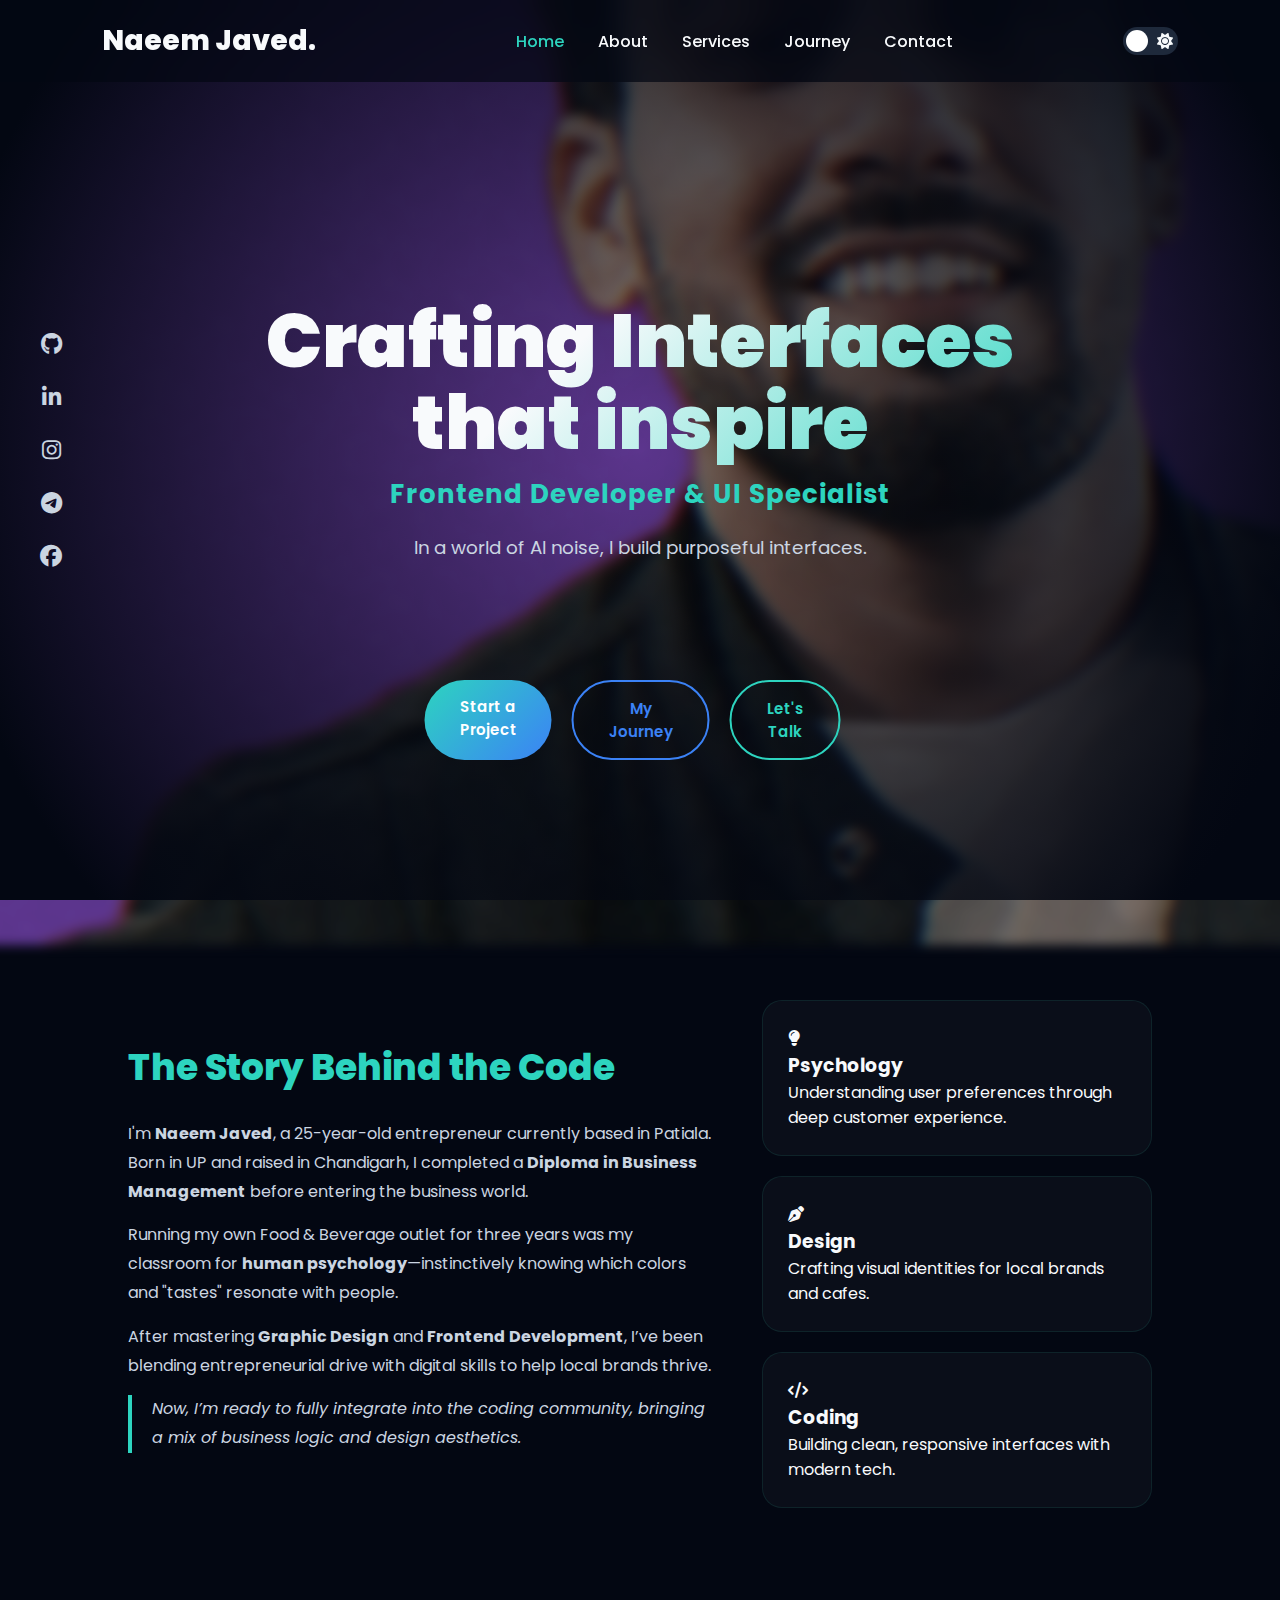
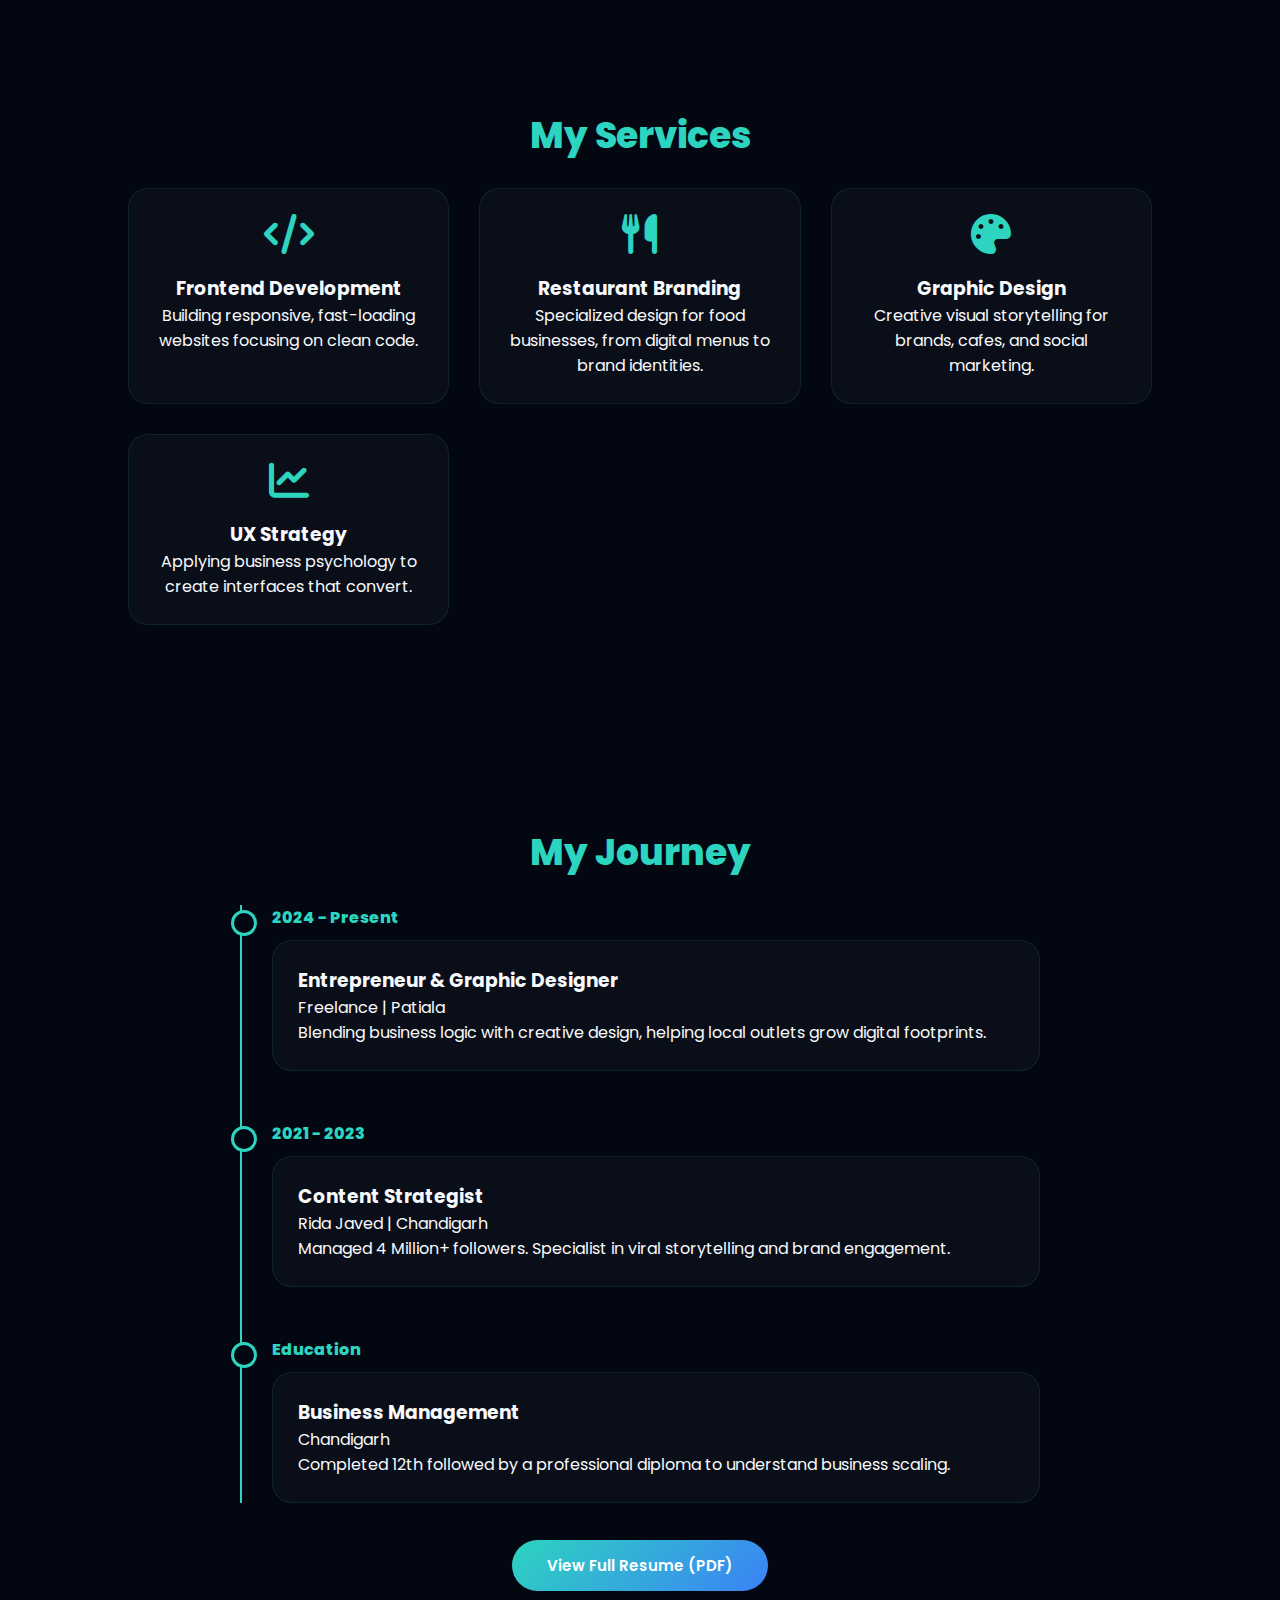
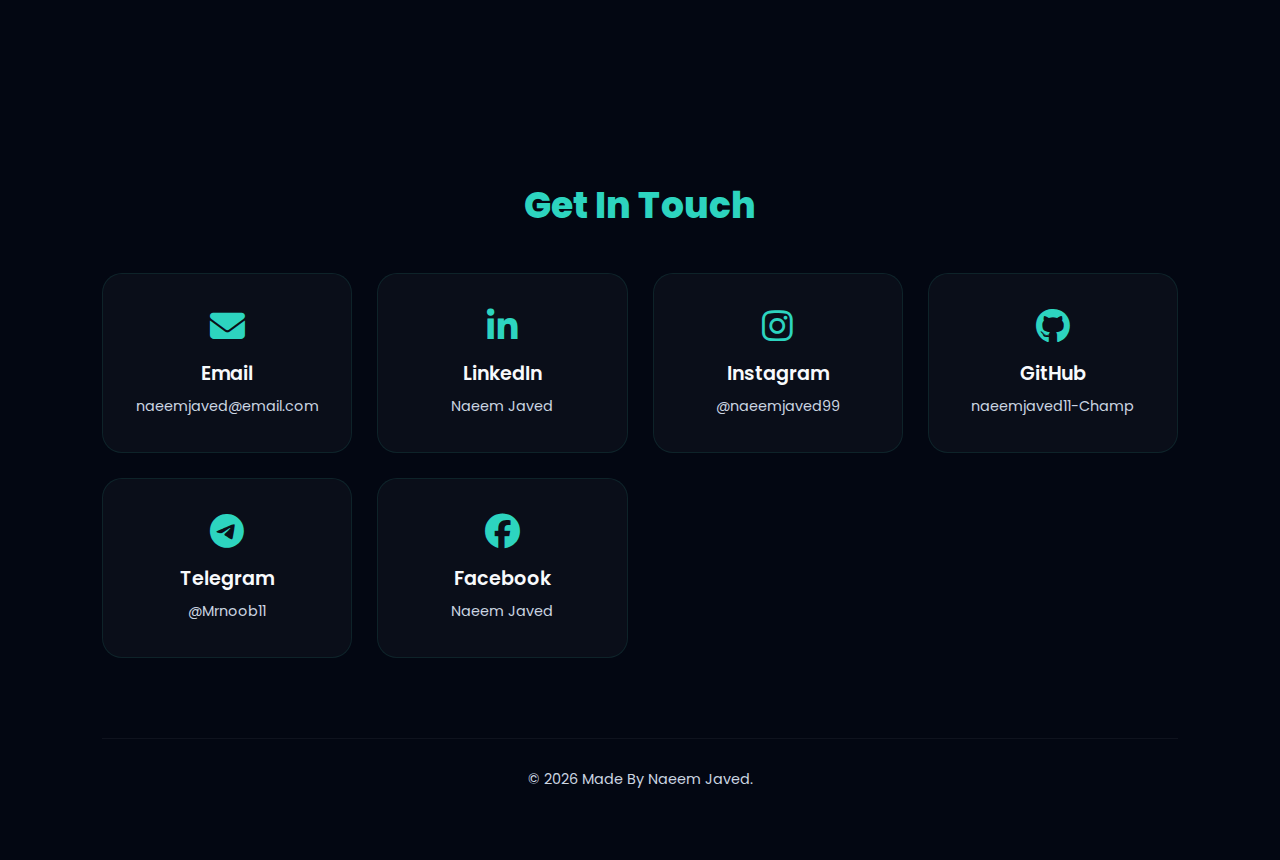
<file: index.html>
<!DOCTYPE html>
<html lang="en">
<head>
    <meta charset="UTF-8">
    <meta name="viewport" content="width=device-width, initial-scale=1.0">
    <title>Naeem Javed | Portfolio</title>
    <link href="https://fonts.googleapis.com/css2?family=Poppins:wght@300;400;600;800;900&display=swap" rel="stylesheet">
    <link rel="stylesheet" href="https://cdnjs.cloudflare.com/ajax/libs/font-awesome/6.4.0/css/all.min.css">
    <link rel="stylesheet" href="style.css">
</head>
<body>

    <header>
        <a href="#" class="logo">Naeem Javed.</a>
        <nav class="nav-links">
            <a href="#" class="active">Home</a>
            <a href="#about">About</a>
            <a href="#services">Services</a>
            <a href="#resume">Journey</a>
            <a href="#contact">Contact</a>
        </nav>
        <div class="mode-switch">
            <input type="checkbox" id="theme-checkbox">
            <label for="theme-checkbox" class="switch-label">
                <i class="fa-solid fa-moon"></i>
                <i class="fa-solid fa-sun"></i>
                <div class="ball"></div>
            </label>
        </div>
    </header>

    <section class="hero">
        <div class="hero-content">
            <h1>Crafting Interfaces that inspire</h1>
            <h2>Frontend Developer & UI Specialist</h2>
            <p>In a world of AI noise, I build purposeful interfaces.</p>
            <div class="btn-group">
                <a href="https://www.linkedin.com/in/naeem-javed-85b323369" target="_blank" class="btn">Start a Project</a>
                <a href="resume.html" target="_blank" class="btn outline journey-btn">My Journey</a>
                <div class="talk-wrapper">
    <a href="https://t.me/Mrnoob11" target="_blank" class="btn outline">Let's Talk</a>
    
    <div class="expand-icons">
        <a href="https://t.me/Mrnoob11" target="_blank" title="Telegram"><i class="fa-brands fa-telegram"></i></a>
        <a href="mailto:naeemjaved@gmail.com" title="Email"><i class="fa-solid fa-envelope"></i></a>
    </div>
</div>
            </div>
        </div>
        <div class="social-sidebar">
            <a href="https://github.com/naeemjaved11-Champ" target="_blank"><i class="fa-brands fa-github"></i></a>
            <a href="https://www.linkedin.com/in/naeem-javed-85b323369" target="_blank"><i class="fa-brands fa-linkedin-in"></i></a>
            <a href="https://instagram.com/naeemjaved99" target="_blank"><i class="fa-brands fa-instagram"></i></a>
            <a href="https://t.me/Mrnoob11" target="_blank"><i class="fa-brands fa-telegram"></i></a>
            <a href="https://www.facebook.com/share/175hQq6zRb/" target="_blank"><i class="fa-brands fa-facebook"></i></a>
        </div>
    </section>

    <section class="about-section" id="about">
        <div class="about-container">
            <div class="about-content-wrapper">
                <div class="about-info">
                    <h2 class="section-title">The Story Behind the Code</h2>
                    <p class="about-para">I'm <strong>Naeem Javed</strong>, a 25-year-old entrepreneur currently based in Patiala. Born in UP and raised in Chandigarh, I completed a <strong>Diploma in Business Management</strong> before entering the business world.</p>
                    <p class="about-para">Running my own Food & Beverage outlet for three years was my classroom for <strong>human psychology</strong>—instinctively knowing which colors and "tastes" resonate with people.</p>
                    <p class="about-para">After mastering <strong>Graphic Design</strong> and <strong>Frontend Development</strong>, I’ve been blending entrepreneurial drive with digital skills to help local brands thrive.</p>
                    <p class="about-para highlight-text">Now, I’m ready to fully integrate into the coding community, bringing a mix of business logic and design aesthetics.</p>
                </div>
                <div class="about-cards">
                    <div class="skill-card">
                        <i class="fa-solid fa-lightbulb"></i>
                        <h3>Psychology</h3>
                        <p>Understanding user preferences through deep customer experience.</p>
                    </div>
                    <div class="skill-card">
                        <i class="fa-solid fa-pen-nib"></i>
                        <h3>Design</h3>
                        <p>Crafting visual identities for local brands and cafes.</p>
                    </div>
                    <div class="skill-card">
                        <i class="fa-solid fa-code"></i>
                        <h3>Coding</h3>
                        <p>Building clean, responsive interfaces with modern tech.</p>
                    </div>
                </div>
            </div>
        </div>
    </section>

    <section class="services" id="services">
        <div class="container">
            <h2 class="section-title" style="text-align: center;">My Services</h2>
            <div class="services-grid">
                <div class="service-card">
                    <i class="fa-solid fa-code"></i>
                    <h3>Frontend Development</h3>
                    <p>Building responsive, fast-loading websites focusing on clean code.</p>
                </div>
                <div class="service-card">
                    <i class="fa-solid fa-utensils"></i>
                    <h3>Restaurant Branding</h3>
                    <p>Specialized design for food businesses, from digital menus to brand identities.</p>
                </div>
                <div class="service-card">
                    <i class="fa-solid fa-palette"></i>
                    <h3>Graphic Design</h3>
                    <p>Creative visual storytelling for brands, cafes, and social marketing.</p>
                </div>
                <div class="service-card">
                    <i class="fa-solid fa-chart-line"></i>
                    <h3>UX Strategy</h3>
                    <p>Applying business psychology to create interfaces that convert.</p>
                </div>
            </div>
        </div>
    </section>

    <section class="resume-section" id="resume">
        <div class="container">
            <h2 class="section-title" style="text-align: center;">My Journey</h2>
            <div class="timeline">
                <div class="timeline-item">
                    <div class="timeline-date">2024 - Present</div>
                    <div class="timeline-content">
                        <h3>Entrepreneur & Graphic Designer</h3>
                        <p class="company">Freelance | Patiala</p>
                        <p>Blending business logic with creative design, helping local outlets grow digital footprints.</p>
                    </div>
                </div>
                <div class="timeline-item">
                    <div class="timeline-date">2021 - 2023</div>
                    <div class="timeline-content">
                        <h3>Content Strategist</h3>
                        <p class="company">Rida Javed | Chandigarh </p>
                        <p>Managed 4 Million+ followers. Specialist in viral storytelling and brand engagement.</p>
                    </div>
                </div>
                <div class="timeline-item">
                    <div class="timeline-date">Education</div>
                    <div class="timeline-content">
                        <h3>Business Management</h3>
                        <p class="company">Chandigarh</p>
                        <p>Completed 12th followed by a professional diploma to understand business scaling.</p>
                    </div>
                </div>
            </div>
            <div style="text-align: center; margin-top: 40px;">
                <a href="resume.html" target="_blank" class="btn">View Full Resume (PDF)</a>
            </div>
        </div>
    </section>

    <section class="contact-section" id="contact">
        <div class="container">
            <h2 class="section-title" style="text-align: center;">Get In Touch</h2>
            <div class="contact-grid">
                <a href="mailto:naeemjaved@email.com" class="contact-card">
                    <i class="fa-solid fa-envelope"></i>
                    <h3>Email</h3>
                    <p>naeemjaved@email.com</p>
                </a>
                <a href="https://www.linkedin.com/in/naeem-javed-85b323369" target="_blank" class="contact-card">
                    <i class="fa-brands fa-linkedin-in"></i>
                    <h3>LinkedIn</h3>
                    <p>Naeem Javed</p>
                </a>
                <a href="https://instagram.com/naeemjaved99" target="_blank" class="contact-card">
                    <i class="fa-brands fa-instagram"></i>
                    <h3>Instagram</h3>
                    <p>@naeemjaved99</p>
                </a>
                <a href="https://github.com/naeemjaved11-Champ" target="_blank" class="contact-card">
                    <i class="fa-brands fa-github"></i>
                    <h3>GitHub</h3>
                    <p>naeemjaved11-Champ</p>
                </a>
                <a href="https://t.me/Mrnoob11" target="_blank" class="contact-card">
                    <i class="fa-brands fa-telegram"></i>
                    <h3>Telegram</h3>
                    <p>@Mrnoob11</p>
                </a>
                <a href="https://www.facebook.com/share/175hQq6zRb/" target="_blank" class="contact-card">
                    <i class="fa-brands fa-facebook"></i>
                    <h3>Facebook</h3>
                    <p>Naeem Javed</p>
                </a>
            </div>
            <footer style="text-align: center; margin-top: 80px; padding-bottom: 20px; color: var(--para-color); font-size: 0.9rem; border-top: 1px solid rgba(255,255,255,0.05); padding-top: 30px;">
                <p>© 2026 Made By Naeem Javed.</p>
            </footer>
        </div>
    </section>

</body>
</html>
</file>
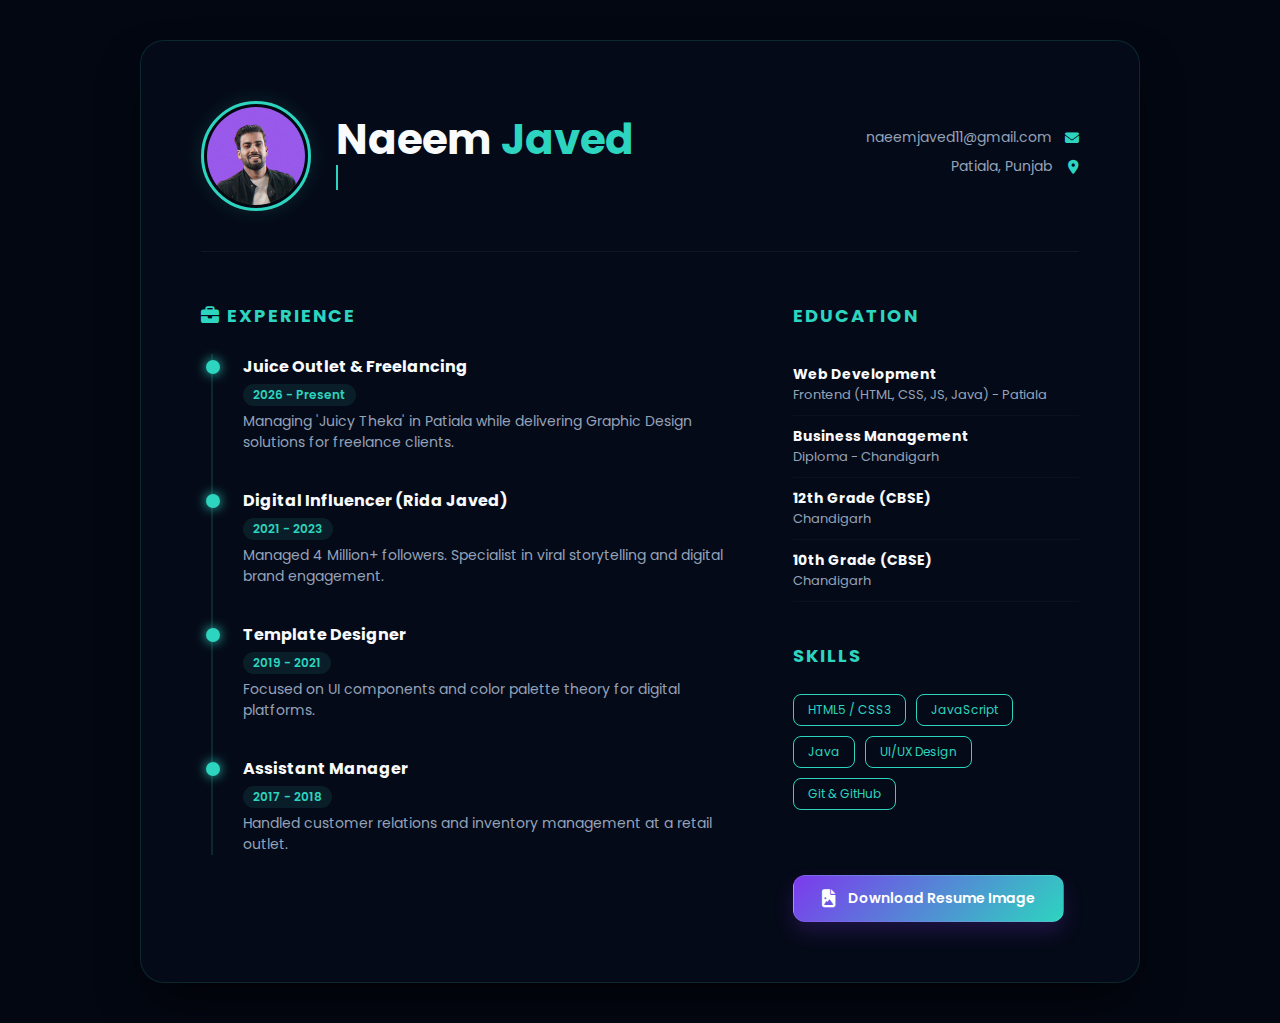
<file: resume.html>
<!DOCTYPE html>
<html lang="en">
<head>
    <meta charset="UTF-8">
    <meta name="viewport" content="width=device-width, initial-scale=1.0">
    <title>Naeem Javed | Professional Portfolio</title>
    <link rel="stylesheet" href="https://cdnjs.cloudflare.com/ajax/libs/font-awesome/6.4.0/css/all.min.css">
    <link href="https://fonts.googleapis.com/css2?family=Poppins:wght@300;400;500;600;700&display=swap" rel="stylesheet">
    <link rel="stylesheet" href="resume-style.css">
</head>
<body>

    <main class="main-container">
        <section class="resume-card">
            
            <div class="resume-header">
                <div class="header-main">
                    <div class="profile-frame">
                        <img src="imgh.jpg" alt="Naeem Javed Profile">
                    </div>
                    <div class="name-box">
                        <h1 class="name">Naeem <span class="highlight">Javed</span></h1>
                        <div class="typewriter-box">
                            <p class="designation">Frontend Developer & UI Specialist</p>
                        </div>
                    </div>
                </div>
                
                <div class="contact-grid">
                    <div class="contact-item">
                        <span>naeemjaved11@gmail.com</span>
                        <i class="fas fa-envelope"></i>
                    </div>
                    <div class="contact-item">
                        <span>Patiala, Punjab</span>
                        <i class="fas fa-location-dot"></i>
                    </div>
                </div>
            </div>

            <div class="resume-grid">
                
                <div class="col-left">
                    <h2 class="section-title"><i class="fas fa-briefcase"></i> Experience</h2>
                    
                    <div class="timeline">
                        <div class="timeline-item">
                            <div class="marker"></div>
                            <h4>Juice Outlet & Freelancing</h4>
                            <span class="date-tag">2026 - Present</span>
                            <p>Managing 'Juicy Theka' in Patiala while delivering Graphic Design solutions for freelance clients.</p>
                        </div>

                        <div class="timeline-item">
                            <div class="marker"></div>
                            <h4>Digital Influencer (Rida Javed)</h4>
                            <span class="date-tag">2021 - 2023</span>
                            <p>Managed 4 Million+ followers. Specialist in viral storytelling and digital brand engagement.</p>
                        </div>

                        <div class="timeline-item">
                            <div class="marker"></div>
                            <h4>Template Designer</h4>
                            <span class="date-tag">2019 - 2021</span>
                            <p>Focused on UI components and color palette theory for digital platforms.</p>
                        </div>

                        <div class="timeline-item">
                            <div class="marker"></div>
                            <h4>Assistant Manager</h4>
                            <span class="date-tag">2017 - 2018</span>
                            <p>Handled customer relations and inventory management at a retail outlet.</p>
                        </div>
                    </div>
                </div>

                <div class="col-right">
                    <div class="content-block">
                        <h2 class="section-title">Education</h2>
                        <ul class="fancy-list">
                            <li>
                                <strong>Web Development</strong>
                                <p>Frontend (HTML, CSS, JS, Java) - Patiala</p>
                            </li>
                            <li>
                                <strong>Business Management</strong>
                                <p>Diploma - Chandigarh</p>
                            </li>
                            <li>
                                <strong>12th Grade (CBSE)</strong>
                                <p>Chandigarh</p>
                            </li>
                            <li>
                                <strong>10th Grade (CBSE)</strong>
                                <p>Chandigarh</p>
                            </li>
                        </ul>
                    </div>

                    <div class="content-block">
                        <h2 class="section-title">Skills</h2>
                        <div class="skill-cloud">
                            <span class="skill-tag">HTML5 / CSS3</span>
                            <span class="skill-tag">JavaScript</span>
                            <span class="skill-tag">Java</span>
                            <span class="skill-tag">UI/UX Design</span>
                            <span class="skill-tag">Git & GitHub</span>
                        </div>
                    </div>

                    <a href="NAEEM JAVED RESUME.png" download="Naeem_Javed_Resume.jpg" class="download-btn">
    <i class="fas fa-file-image"></i> Download Resume Image
</a>

                </div>

            </div>
        </section>
    </main>

</body>
</html>
</file>
<file: style.css>
/* --- 1. Global Setup --- */
html {
    scroll-behavior: smooth;
}

:root {
    --bg-color: #030712; 
    --text-color: #f8fafc;
    --para-color: #cbd5e1; 
    --main-color: #2dd4bf; 
    --secondary-color: #3b82f6;
    --accent-gradient: linear-gradient(135deg, #2dd4bf 0%, #3b82f6 100%);
    --header-bg: rgba(3, 7, 18, 0.7);
}

html:has(#theme-checkbox:checked) {
    --bg-color: #f8fafc;
    --text-color: #030712;
    --para-color: #475569; 
    --main-color: #0d9488;
    --header-bg: rgba(248, 250, 252, 0.8);
}

* {
    margin: 0;
    padding: 0;
    box-sizing: border-box;
    font-family: 'Poppins', sans-serif;
}

body {
    background: var(--bg-color);
    color: var(--text-color);
    overflow-x: hidden;
    transition: background 0.4s ease;
}

/* --- 2. Navigation --- */
header {
    position: fixed;
    top: 0;
    width: 100%;
    padding: 20px 8%;
    display: flex;
    justify-content: space-between;
    align-items: center;
    z-index: 1000;
    background: var(--header-bg);
    backdrop-filter: blur(10px);
}

.logo { 
    font-size: 28px; 
    font-weight: 800; 
    color: var(--text-color); 
    text-decoration: none; 
}

nav a { 
    font-size: 16px; 
    color: var(--text-color); 
    text-decoration: none; 
    margin-left: 30px; 
    font-weight: 500;
    transition: 0.3s;
}

nav a:hover, nav a.active { color: var(--main-color); }

/* --- 3. Hero Section --- */
.hero {
    height: 100vh;
    display: flex;
    align-items: center;
    justify-content: center;
    padding: 0 5%;
    position: relative;
    text-align: center;
}

.hero::before {
    content: '';
    position: absolute;
    inset: 0;
    background: url('Img.jpg') no-repeat center 25% / cover;
    filter: blur(5px) brightness(0.6);
    transform: scale(1.1);
    z-index: 1;
}

.hero::after {
    content: '';
    position: absolute;
    inset: 0;
    background: radial-gradient(circle, transparent 0%, var(--bg-color) 90%);
    z-index: 1;
}

.hero-content {
    position: relative;
    z-index: 10;
    max-width: 850px;
    display: flex;
    flex-direction: column;
    height: 80vh;
    justify-content: center; 
}

.hero-content h1 {
    font-size: clamp(35px, 7vw, 75px);
    font-weight: 900;
    line-height: 1.1;
    background: linear-gradient(135deg, var(--text-color) 40%, var(--main-color) 100%);
    -webkit-background-clip: text;
    -webkit-text-fill-color: transparent;
}

.hero-content h2 {
    font-size: clamp(18px, 3vw, 26px);
    margin: 10px 0 20px;
    color: var(--main-color);
    letter-spacing: 1px;
}

.hero-content p {
    color: var(--para-color);
    margin: 0 auto 40px;
    max-width: 600px;
    font-size: 1.15rem;
}

/* --- 4. Buttons & Socials --- */
.btn-group {
    position: absolute;
    bottom: 50px;
    left: 50%;
    transform: translateX(-50%);
    display: flex;
    gap: 20px;
    z-index: 20;
}

.btn {
    padding: 15px 35px;
    border-radius: 50px;
    text-decoration: none;
    font-weight: 600;
    transition: 0.4s;
    font-size: 15px;
    cursor: pointer;
}

.btn:not(.outline) { background: var(--accent-gradient); color: white; }
.btn.outline { border: 2px solid var(--main-color); color: var(--main-color); }
.journey-btn { border-color: var(--secondary-color) !important; color: var(--secondary-color) !important; }
.btn:hover { transform: translateY(-5px); box-shadow: 0 15px 30px rgba(45, 212, 191, 0.4); }

.talk-wrapper { display: flex; align-items: center; gap: 15px; }
.expand-icons { display: flex; gap: 12px; max-width: 0; opacity: 0; overflow: hidden; transition: 0.5s; }
.talk-wrapper:hover .expand-icons { max-width: 200px; opacity: 1; }
.expand-icons a { width: 45px; height: 45px; background: rgba(45, 212, 191, 0.1); border: 1px solid var(--main-color); border-radius: 12px; display: flex; justify-content: center; align-items: center; color: var(--main-color); }

.social-sidebar { position: absolute; left: 40px; top: 50%; transform: translateY(-50%); display: flex; flex-direction: column; gap: 20px; z-index: 100; }
.social-sidebar a { font-size: 22px; color: var(--para-color); transition: 0.3s; }
.social-sidebar a:hover { color: var(--main-color); transform: translateX(5px); }

/* --- 5. Theme Switch --- */
.switch-label { width: 55px; height: 28px; background: #1e293b; display: flex; border-radius: 50px; align-items: center; justify-content: space-between; padding: 5px; cursor: pointer; position: relative; }
.ball { width: 22px; height: 22px; background: #fff; border-radius: 50%; position: absolute; left: 3px; transition: 0.3s; }
#theme-checkbox { display: none; }
#theme-checkbox:checked + .switch-label .ball { transform: translateX(27px); }

/* --- 6. Content Sections --- */
.about-section, .services, .resume-section, .contact-section { padding: 100px 10%; }

.about-content-wrapper { display: grid; grid-template-columns: 1.2fr 0.8fr; gap: 50px; align-items: center; }
.section-title { font-size: 36px; color: var(--main-color); margin-bottom: 25px; font-weight: 800; }
.about-para { line-height: 1.8; color: var(--para-color); margin-bottom: 15px; }
.highlight-text { border-left: 4px solid var(--main-color); padding-left: 20px; font-style: italic; }

.about-cards { display: flex; flex-direction: column; gap: 20px; }
.skill-card, .service-card, .timeline-content, .contact-card { 
    background: rgba(255, 255, 255, 0.03); 
    border: 1px solid rgba(45, 212, 191, 0.1); 
    padding: 25px; 
    border-radius: 20px; 
    transition: 0.3s; 
}

.skill-card:hover, .service-card:hover { transform: translateY(-10px); border-color: var(--main-color); }

.services-grid, .contact-grid { display: grid; grid-template-columns: repeat(auto-fit, minmax(250px, 1fr)); gap: 30px; }
.service-card { text-align: center; }
.service-card i { font-size: 40px; color: var(--main-color); margin-bottom: 20px; }

/* --- 7. Timeline --- */
.timeline { position: relative; max-width: 800px; margin: 0 auto; padding-left: 30px; border-left: 2px solid var(--main-color); }
.timeline-item { position: relative; margin-bottom: 50px; }
.timeline-item::before { content: ''; position: absolute; left: -41px; top: 5px; width: 20px; height: 20px; background: var(--bg-color); border: 3px solid var(--main-color); border-radius: 50%; }
.timeline-date { color: var(--main-color); font-weight: 800; margin-bottom: 10px; }

/* --- 8. Contact & Footer --- */
.contact-section {
    padding: 100px 8% 50px 8%;
    background: var(--bg-color);
}

.contact-grid {
    display: grid;
    grid-template-columns: repeat(auto-fit, minmax(220px, 1fr)); 
    gap: 25px;
    max-width: 1100px;
    margin: 40px auto 0;
}

.contact-card {
    background: rgba(255, 255, 255, 0.03);
    padding: 35px 20px;
    border-radius: 20px;
    text-decoration: none;
    border: 1px solid rgba(45, 212, 191, 0.1);
    transition: 0.4s cubic-bezier(0.175, 0.885, 0.32, 1.275);
    
    
    display: flex;
    flex-direction: column;
    align-items: center;
    justify-content: center;
}

.contact-card:hover {
    background: var(--accent-gradient);
    transform: translateY(-10px);
    border-color: transparent;
    box-shadow: 0 15px 30px rgba(45, 212, 191, 0.2);
}

.contact-card i {
    font-size: 35px; 
    color: var(--main-color);
    margin-bottom: 15px;
    transition: 0.3s;
}

.contact-card h3 {
    font-size: 1.2rem;
    color: var(--text-color);
    margin-bottom: 8px;
    font-weight: 600;
}

.contact-card p {
    font-size: 0.9rem;
    color: var(--para-color);
    word-break: break-all; 
}

/* Hover Effects */
.contact-card:hover i,
.contact-card:hover h3,
.contact-card:hover p {
    color: #ffffff !important;
}

/* Footer alignment */
footer {
    text-align: center;
    margin-top: 80px;
    padding: 30px 0;
    color: var(--para-color);
    border-top: 1px solid rgba(255, 255, 255, 0.05);
}
</file>
<file: resume-style.css>
:root {
    --bg-dark: #030712;
    --card-bg: #050a18;
    --teal: #2dd4bf;
    --text-white: #f8fafc;
    --text-gray: #94a3b8;
    --accent-glow: rgba(45, 212, 191, 0.15);
}

* {
    margin: 0; padding: 0; box-sizing: border-box;
    font-family: 'Poppins', sans-serif;
}

body {
    background-color: var(--bg-dark);
    color: var(--text-white);
    min-height: 100vh;
    display: flex;
    justify-content: center;
    padding: 40px 20px;
}

.main-container {
    width: 100%;
    max-width: 1000px;
    display: flex;
    justify-content: center;
}

.resume-card {
    background: var(--card-bg);
    width: 100%;
    border: 1px solid var(--accent-glow);
    border-radius: 24px;
    padding: 60px;
    box-shadow: 0 25px 50px -12px rgba(0, 0, 0, 0.7);
    position: relative;
}

.resume-header {
    display: flex;
    justify-content: space-between;
    align-items: center;
    border-bottom: 1px solid rgba(255, 255, 255, 0.05);
    padding-bottom: 40px;
    margin-bottom: 50px;
}

.header-main {
    display: flex; align-items: center; gap: 25px;
}

.profile-frame {
    width: 110px; height: 110px; border-radius: 50%;
    border: 3px solid var(--teal); padding: 3px;
    background: var(--bg-dark); box-shadow: 0 0 20px var(--accent-glow);
    overflow: hidden; display: flex; justify-content: center; align-items: center;
}

.profile-frame img {
    width: 100%; height: 100%; object-fit: cover; border-radius: 50%;
}

.name { font-size: 42px; font-weight: 700; line-height: 1.2; }
.highlight { color: var(--teal); }

.typewriter-box { display: inline-block; }
.designation {
    color: var(--teal); font-size: 16px; letter-spacing: 1px;
    overflow: hidden; white-space: nowrap; border-right: 2px solid var(--teal); 
    width: 0; animation: typing 3.5s steps(40, end) forwards, blink-caret 0.75s step-end infinite;
}

@keyframes typing { from { width: 0 } to { width: 100% } }
@keyframes blink-caret { from, to { border-color: transparent } 50% { border-color: var(--teal); } }

.contact-grid { text-align: right; }
.contact-item {
    display: flex; align-items: center; justify-content: flex-end;
    gap: 12px; color: var(--text-gray); font-size: 14px; margin-bottom: 8px;
}
.contact-item i { color: var(--teal); width: 15px; }

.resume-grid {
    display: grid; grid-template-columns: 1.3fr 0.7fr; gap: 60px;
}

.section-title {
    color: var(--teal); font-size: 18px; margin-bottom: 25px;
    text-transform: uppercase; letter-spacing: 2px;
}

.timeline {
    border-left: 2px solid var(--accent-glow); padding-left: 30px; margin-left: 10px;
}

.timeline-item { position: relative; margin-bottom: 35px; }
.marker {
    position: absolute; left: -37px; top: 6px; width: 14px; height: 14px;
    background: var(--teal); border-radius: 50%; box-shadow: 0 0 12px var(--teal);
}

.date-tag {
    color: var(--teal); font-size: 12px; font-weight: 600;
    background: rgba(45, 212, 191, 0.1); padding: 2px 10px; border-radius: 20px;
    display: inline-block; margin: 5px 0;
}

.timeline-item p { color: var(--text-gray); font-size: 14px; line-height: 1.5; }

.content-block { margin-bottom: 40px; }
.skill-cloud { display: flex; flex-wrap: wrap; gap: 10px; }
.skill-tag {
    border: 1px solid var(--teal); color: var(--teal);
    padding: 6px 14px; border-radius: 8px; font-size: 12px;
}

.fancy-list { list-style: none; }
.fancy-list li {
    padding: 10px 0; border-bottom: 1px solid rgba(255, 255, 255, 0.03);
}
.fancy-list li strong { color: var(--text-white); font-size: 14px; display: block; }
.fancy-list li p { color: var(--text-gray); font-size: 13px; }

 .download-btn {
    margin-top: 25px;
    display: inline-flex;
    align-items: center;
    gap: 12px;
    background: linear-gradient(135deg, #7c3aed, #2dd4bf); /* Purple to Teal Gradient */
    color: #ffffff;
    text-decoration: none;
    font-weight: 600;
    font-size: 14px;
    padding: 12px 28px;
    border-radius: 12px;
    transition: all 0.4s cubic-bezier(0.175, 0.885, 0.32, 1.275);
    box-shadow: 0 10px 20px rgba(124, 58, 237, 0.2);
    border: 1px solid rgba(255, 255, 255, 0.1);
    cursor: pointer;
}

.download-btn i {
    font-size: 18px;
    transition: transform 0.3s ease;
}

/* Hover Effects */
.download-btn:hover {
    transform: translateY(-5px); /* Button thoda upar uthega */
    box-shadow: 0 15px 30px rgba(45, 212, 191, 0.4);
    background: linear-gradient(135deg, #2dd4bf, #7c3aed); /* Gradient reverse ho jayega */
    color: #fff;
}

.download-btn:hover i {
    transform: scale(1.2); /* Icon thoda bada ho jayega */
}

.download-btn:active {
    transform: translateY(-2px); /* Click karne par halka sa niche aayega */
}
 
 
@media (max-width: 850px) {
    .resume-grid { grid-template-columns: 1fr; }
    .resume-header { flex-direction: column; align-items: flex-start; gap: 25px; }
    .contact-grid { text-align: left; }
    .contact-item { justify-content: flex-start; }
    .resume-card { padding: 30px; }
}
</file>
